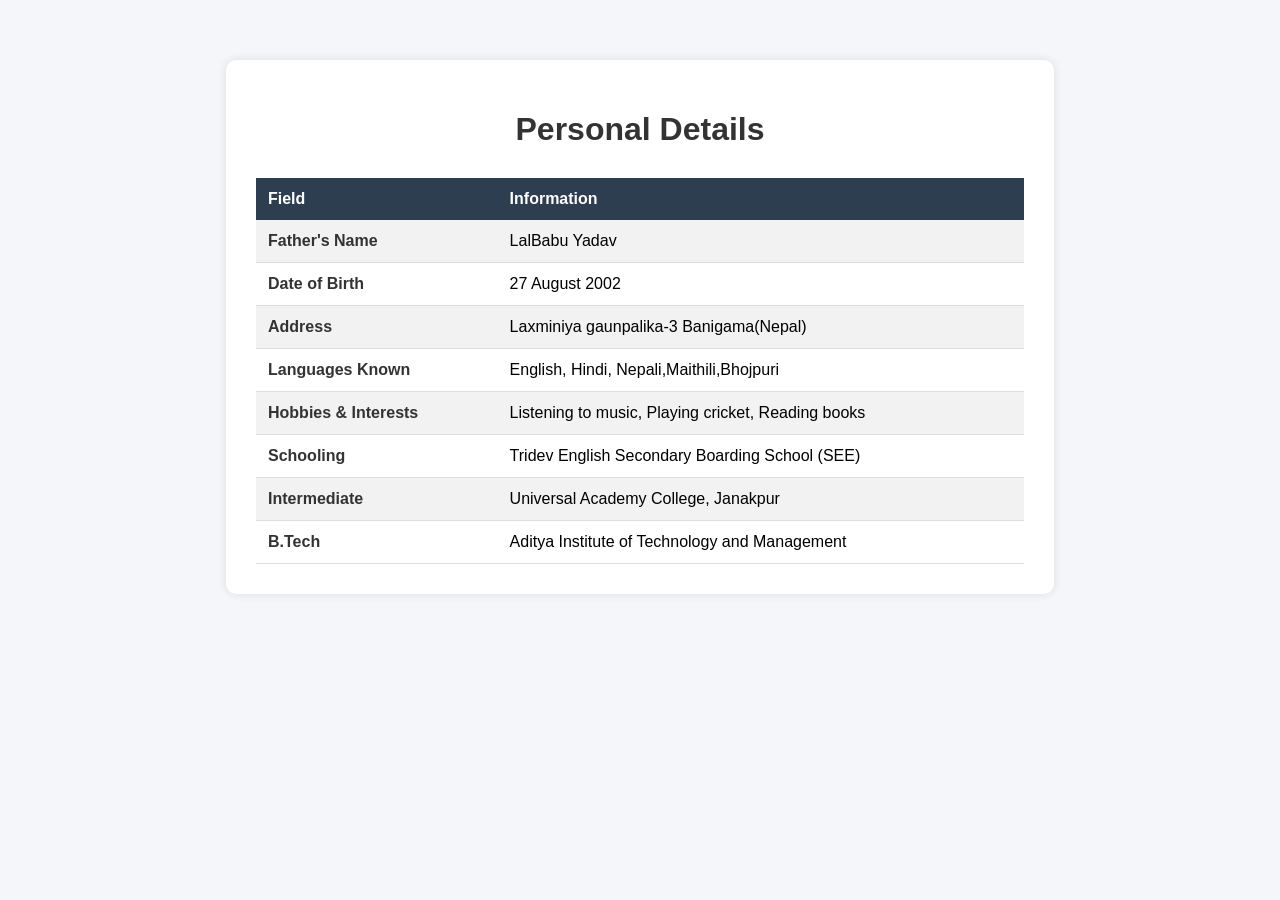
<file: personal.html>
<!DOCTYPE html>
<html lang="en">

<head>

<meta charset="UTF-8">
<meta name="viewport" content="width=device-width, initial-scale=1.0">

<title>Satrudhan Kumar Yadav | Personal Details</title>

<link rel="stylesheet" href="personal.css">

</head>

<body>

<div class="container">

<h1>Personal Details</h1>

<table>

<tr>
<th>Field</th>
<th>Information</th>
</tr>

<tr>
<td>Father's Name</td>
<td>LalBabu Yadav</td>
</tr>

<tr>
<td>Date of Birth</td>
<td>27 August 2002</td>
</tr>

<tr>
<td>Address</td>
<td>Laxminiya gaunpalika-3 Banigama(Nepal)</td>
</tr>

<tr>
<td>Languages Known</td>
<td>English, Hindi, Nepali,Maithili,Bhojpuri</td>
</tr>

<tr>
<td>Hobbies & Interests</td>
<td>Listening to music, Playing cricket, Reading books</td>
</tr>

<tr>
<td>Schooling</td>
<td>Tridev English Secondary Boarding School (SEE)</td>
</tr>

<tr>
<td>Intermediate</td>
<td>Universal Academy College, Janakpur</td>
</tr>

<tr>
<td>B.Tech</td>
<td>Aditya Institute of Technology and Management</td>
</tr>

</table>

</div>

</body>
</html>
</file>
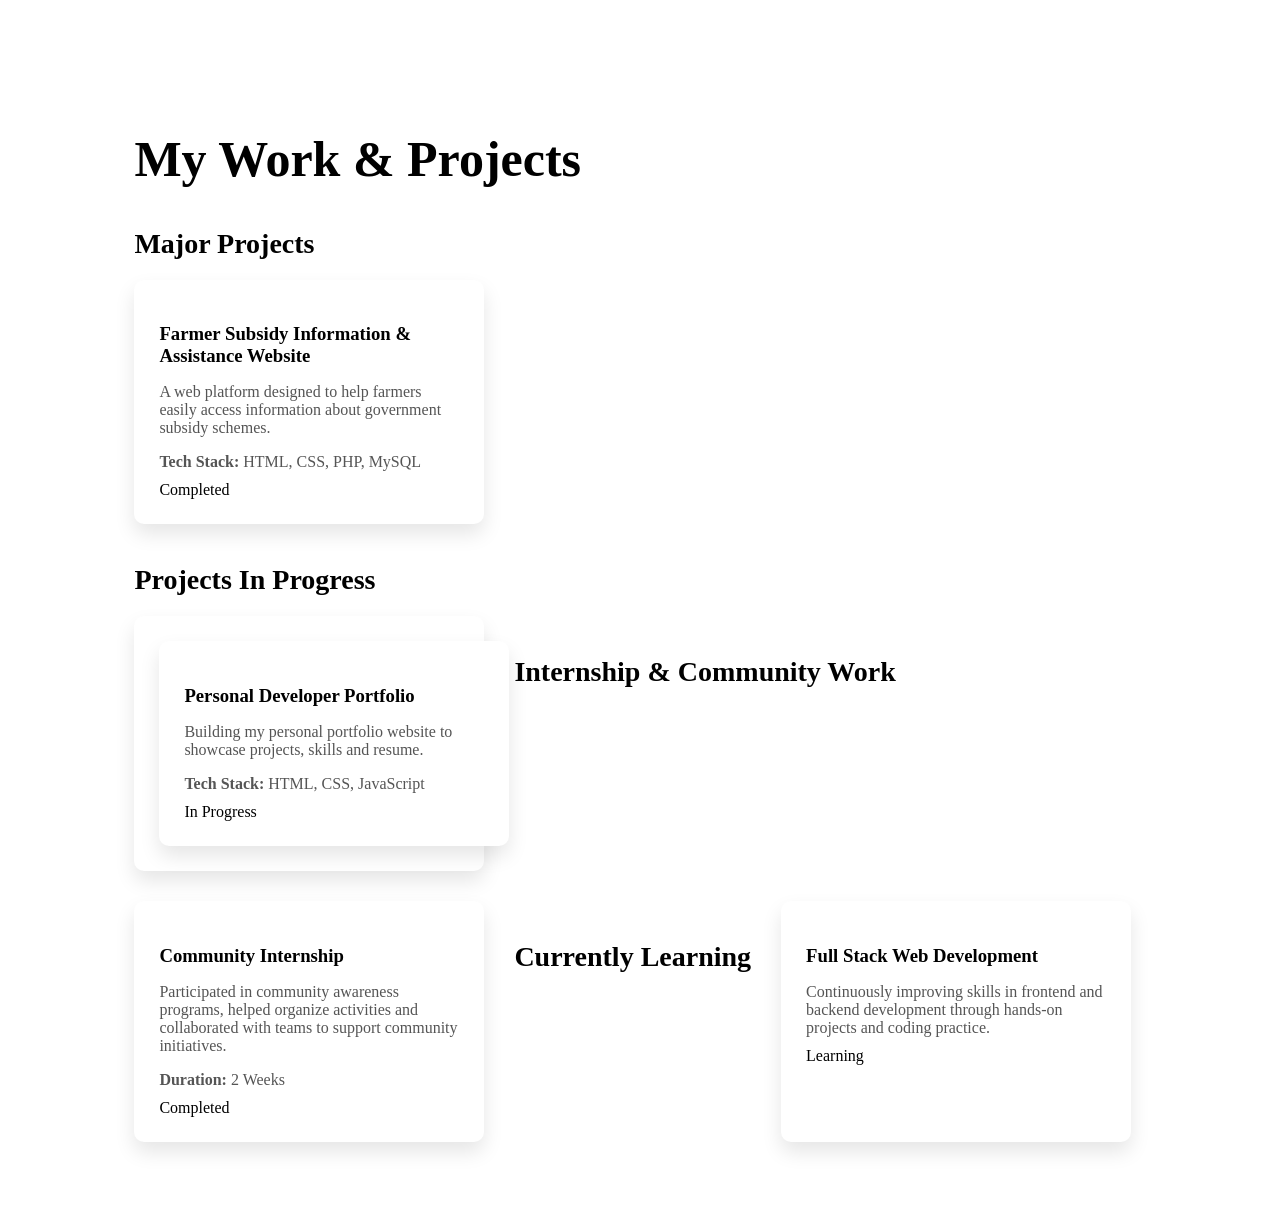
<file: projects.html>
<!DOCTYPE html>
<html lang="en">

<head>

<meta charset="UTF-8">
<meta name="viewport" content="width=device-width, initial-scale=1.0">

<title>Satrudhan Kumar Yadav | My Work</title>

<link rel="stylesheet" href="style1.css">

</head>

<body>

<section class="projects-page">

<h1>My Work & Projects</h1>


<!-- MAIN PROJECTS -->

<h2 class="section-title">Major Projects</h2>

<div class="projects-container">

<div class="project-card">

<h3>Farmer Subsidy Information & Assistance Website</h3>

<p>
A web platform designed to help farmers easily access information about
government subsidy schemes.
</p>

<p><b>Tech Stack:</b> HTML, CSS, PHP, MySQL</p>

<span class="status completed">Completed</span>

</div>

</div>


<!-- CURRENT PROJECTS -->

<h2 class="section-title">Projects In Progress</h2>

<div class="projects-container">

<div class="project-card">
<div class="project-card">

<h3>Personal Developer Portfolio</h3>

<p>
Building my personal portfolio website to showcase projects,
skills and resume.
</p>

<p><b>Tech Stack:</b> HTML, CSS, JavaScript</p>

<span class="status progress">In Progress</span>

</div>

</div>
<!-- INTERNSHIP -->

<h2 class="section-title">Internship & Community Work</h2>

<div class="projects-container">

<div class="project-card">

<h3>Community Internship</h3>

<p>
Participated in community awareness programs, helped organize activities
and collaborated with teams to support community initiatives.
</p>

<p><b>Duration:</b> 2 Weeks</p>

<span class="status completed">Completed</span>

</div>

</div>


<!-- LEARNING -->

<h2 class="section-title">Currently Learning</h2>

<div class="projects-container">

<div class="project-card">

<h3>Full Stack Web Development</h3>

<p>
Continuously improving skills in frontend and backend development
through hands-on projects and coding practice.
</p>

<span class="status progress">Learning</span>

</div>

</div>


</section>

</body>
</html>
</file>
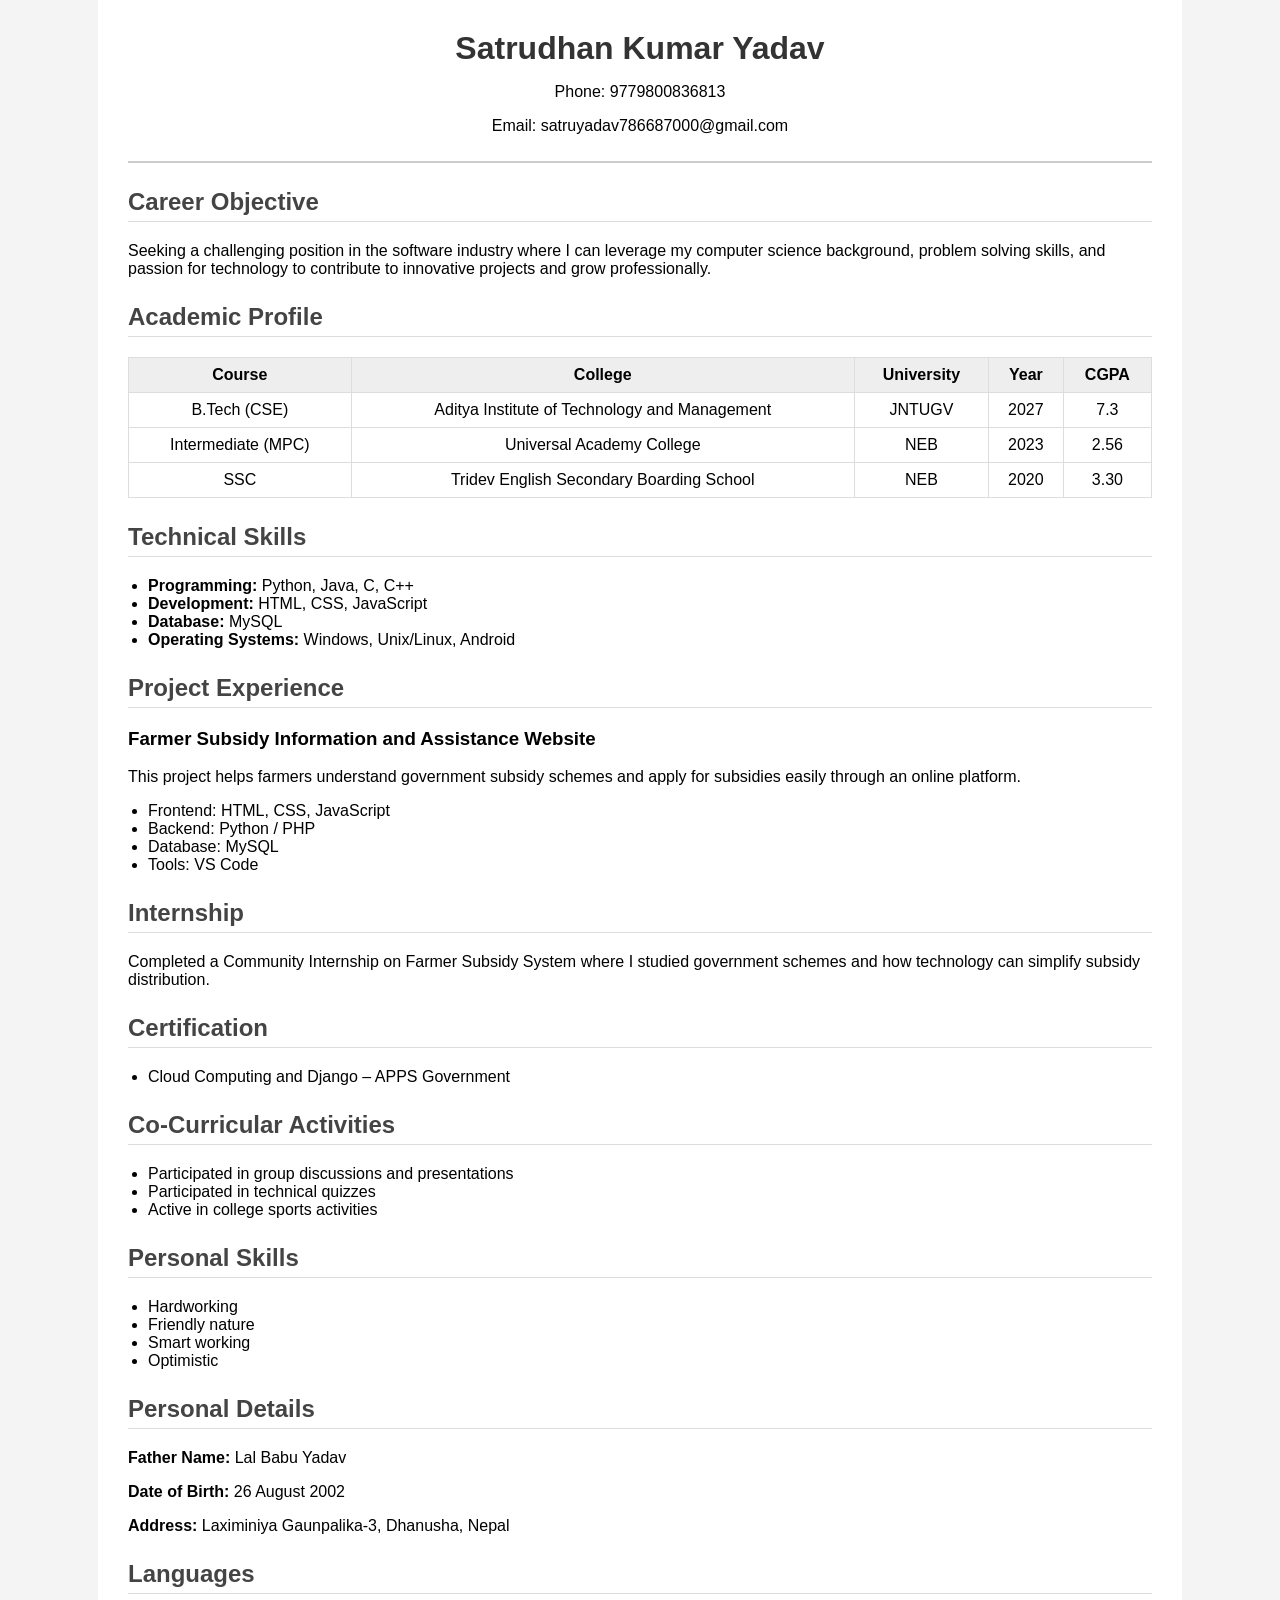
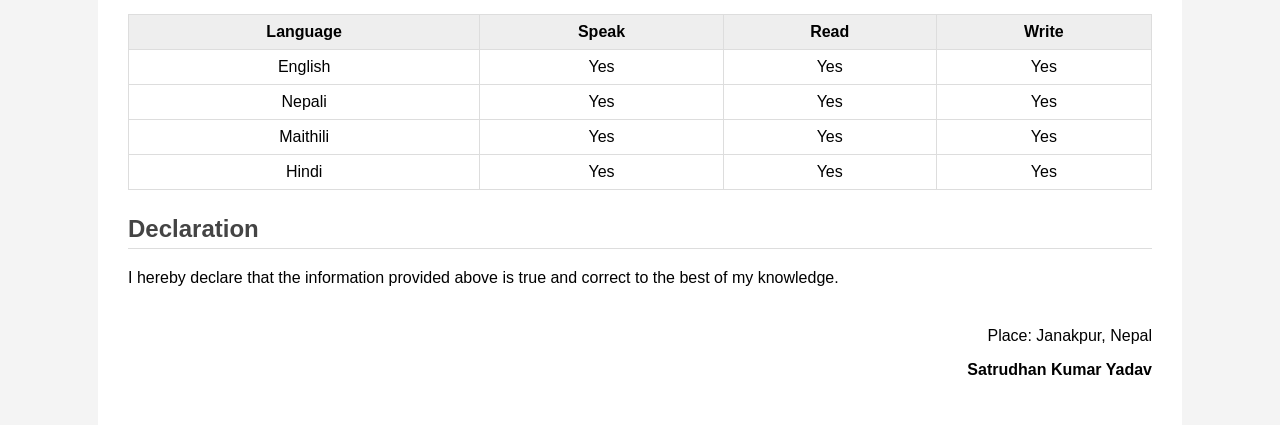
<file: resume.html>
<!DOCTYPE html>
<html lang="en">
<head>
<meta charset="UTF-8">
<meta name="viewport" content="width=device-width, initial-scale=1.0">

<title>Satrudhan Kumar Yadav Resume</title>

<link rel="stylesheet" href="resume.css">

</head>

<body>

<div class="container">

<header>
<h1>Satrudhan Kumar Yadav</h1>
<p>Phone: 9779800836813</p>
<p>Email: satruyadav786687000@gmail.com</p>
</header>


<section>
<h2>Career Objective</h2>
<p>
Seeking a challenging position in the software industry where I can leverage my
computer science background, problem solving skills, and passion for technology
to contribute to innovative projects and grow professionally.
</p>
</section>


<section>
<h2>Academic Profile</h2>

<table>
<tr>
<th>Course</th>
<th>College</th>
<th>University</th>
<th>Year</th>
<th>CGPA</th>
</tr>

<tr>
<td>B.Tech (CSE)</td>
<td>Aditya Institute of Technology and Management</td>
<td>JNTUGV</td>
<td>2027</td>
<td>7.3</td>
</tr>

<tr>
<td>Intermediate (MPC)</td>
<td>Universal Academy College</td>
<td>NEB</td>
<td>2023</td>
<td>2.56</td>
</tr>

<tr>
<td>SSC</td>
<td>Tridev English Secondary Boarding School</td>
<td>NEB</td>
<td>2020</td>
<td>3.30</td>
</tr>

</table>
</section>


<section>
<h2>Technical Skills</h2>

<ul>
<li><b>Programming:</b> Python, Java, C, C++</li>
<li><b>Development:</b> HTML, CSS, JavaScript</li>
<li><b>Database:</b> MySQL</li>
<li><b>Operating Systems:</b> Windows, Unix/Linux, Android</li>
</ul>

</section>


<section>
<h2>Project Experience</h2>

<h3>Farmer Subsidy Information and Assistance Website</h3>

<p>
This project helps farmers understand government subsidy schemes and apply
for subsidies easily through an online platform.
</p>

<ul>
<li>Frontend: HTML, CSS, JavaScript</li>
<li>Backend: Python / PHP</li>
<li>Database: MySQL</li>
<li>Tools: VS Code</li>
</ul>

</section>


<section>
<h2>Internship</h2>

<p>
Completed a Community Internship on Farmer Subsidy System where I studied
government schemes and how technology can simplify subsidy distribution.
</p>

</section>


<section>
<h2>Certification</h2>

<ul>
<li>Cloud Computing and Django – APPS Government</li>
</ul>

</section>


<section>
<h2>Co-Curricular Activities</h2>

<ul>
<li>Participated in group discussions and presentations</li>
<li>Participated in technical quizzes</li>
<li>Active in college sports activities</li>
</ul>

</section>


<section>
<h2>Personal Skills</h2>

<ul>
<li>Hardworking</li>
<li>Friendly nature</li>
<li>Smart working</li>
<li>Optimistic</li>
</ul>

</section>


<section>
<h2>Personal Details</h2>

<p><b>Father Name:</b> Lal Babu Yadav</p>
<p><b>Date of Birth:</b> 26 August 2002</p>
<p><b>Address:</b> Laximiniya Gaunpalika-3, Dhanusha, Nepal</p>

</section>


<section>
<h2>Languages</h2>

<table>

<tr>
<th>Language</th>
<th>Speak</th>
<th>Read</th>
<th>Write</th>
</tr>

<tr>
<td>English</td>
<td>Yes</td>
<td>Yes</td>
<td>Yes</td>
</tr>

<tr>
<td>Nepali</td>
<td>Yes</td>
<td>Yes</td>
<td>Yes</td>
</tr>

<tr>
<td>Maithili</td>
<td>Yes</td>
<td>Yes</td>
<td>Yes</td>
</tr>

<tr>
<td>Hindi</td>
<td>Yes</td>
<td>Yes</td>
<td>Yes</td>
</tr>

</table>

</section>


<section>
<h2>Declaration</h2>

<p>
I hereby declare that the information provided above is true and correct
to the best of my knowledge.
</p>

</section>


<footer>
<p>Place: Janakpur, Nepal</p>
<p><b>Satrudhan Kumar Yadav</b></p>
</footer>

</div>

</body>
</html>
</file>
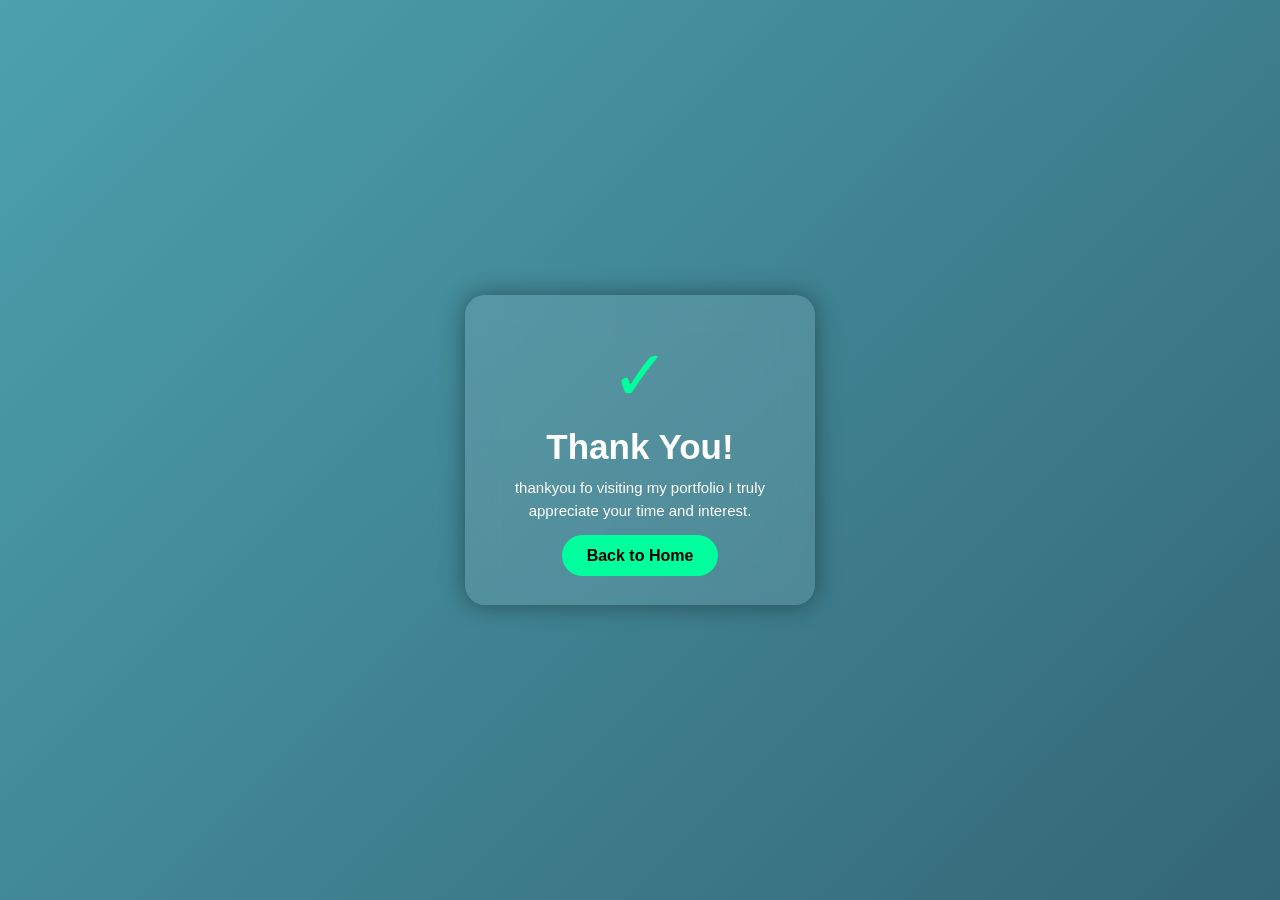
<file: thankyou.html>
<!DOCTYPE html>
<html lang="en">
<head>
<meta charset="UTF-8">
<title>Thank You</title>
<link rel="stylesheet" href="thanks.css">
</head>

<body>

<div class="background-animation"></div>

<div class="container">

    <div class="card">

        <div class="checkmark">✓</div>

        <h1>Thank You!</h1>

        <p>
        thankyou fo visiting my portfolio  
        I truly appreciate your time and interest.
        </p>

        <a href="index.html" class="btn">Back to Home</a>

    </div>

</div>

</body>
</html>
</file>
<file: personal.css>
/* Page Background */
body{
    font-family: Arial, sans-serif;
    background-color: #f4f6f9;
    margin: 0;
    padding: 0;
}

/* Main Container */
.container{
    width: 60%;
    margin: 60px auto;
    background: white;
    padding: 30px;
    border-radius: 10px;
    box-shadow: 0px 0px 10px rgba(0,0,0,0.1);
}

/* Heading Style */
h1{
    text-align: center;
    color: #333;
    margin-bottom: 30px;
}

/* Table Styling */
table{
    width: 100%;
    border-collapse: collapse;
}

/* Table Header */
th{
    background-color: #2c3e50;
    color: white;
    padding: 12px;
    text-align: left;
}

/* Table Cells */
td{
    padding: 12px;
    border-bottom: 1px solid #ddd;
}

/* Alternate Row Color */
tr:nth-child(even){
    background-color: #f2f2f2;
}

/* Hover Effect */
tr:hover{
    background-color: #e6f2ff;
}

/* Field Column Bold */
td:first-child{
    font-weight: bold;
    color: #333;
}
</file>
<file: style1.css>
.projects-page{
padding:80px 10%;
}

.projects-page h1{
font-size:50px;
margin-bottom:40px;
}

.section-title{
margin-top:40px;
margin-bottom:20px;
font-size:28px;
}

.projects-container{
display:flex;
flex-wrap:wrap;
gap:30px;
}

.project-card{
background:#ffffff;
padding:25px;
width:300px;
border-radius:10px;
box-shadow:0 10px 20px rgba(0,0,0,0.1);
transition:0.3s;
}

.project-card:hover{
transform:translateY(-8px);
}

.project-card h3{
margin-bottom:10px;
}

.project-card p{
color:#555;
margin-bottom:10px;
}
</file>
<file: resume.css>
body{
font-family: Arial, sans-serif;
background:#f4f4f4;
margin:0;
padding:0;
}

.container{
width:80%;
margin:auto;
background:white;
padding:30px;
}

header{
text-align:center;
border-bottom:2px solid #ccc;
padding-bottom:10px;
}

h1{
margin:0;
color:#333;
}

h2{
color:#444;
border-bottom:1px solid #ddd;
padding-bottom:5px;
margin-top:25px;
}

section{
margin-top:20px;
}

ul{
padding-left:20px;
}

table{
width:100%;
border-collapse:collapse;
margin-top:10px;
}

table, th, td{
border:1px solid #ddd;
}

th{
background:#eee;
}

th, td{
padding:8px;
text-align:center;
}

footer{
margin-top:40px;
text-align:right;
}
</file>
<file: thanks.css>
*{
margin:0;
padding:0;
box-sizing:border-box;
font-family:Arial, Helvetica, sans-serif;
}

body{
height:100vh;
display:flex;
justify-content:center;
align-items:center;
background:linear-gradient(-45deg,#0f2027,#203a43,#2c5364,#4ca1af);
background-size:400% 400%;
animation:gradientMove 10s infinite alternate;
overflow:hidden;
}

@keyframes gradientMove{
0%{background-position:0% 50%;}
100%{background-position:100% 50%;}
}

.container{
text-align:center;
}

.card{
background:rgba(255,255,255,0.1);
backdrop-filter:blur(15px);
padding:40px;
border-radius:20px;
color:white;
width:350px;
box-shadow:0 0 25px rgba(0,0,0,0.4);
animation:fadeIn 1.5s ease;
}

@keyframes fadeIn{
from{
opacity:0;
transform:translateY(40px);
}
to{
opacity:1;
transform:translateY(0);
}
}

.checkmark{
font-size:70px;
color:#00ff9d;
margin-bottom:10px;
animation:pop 0.7s ease;
}

@keyframes pop{
0%{transform:scale(0);}
80%{transform:scale(1.2);}
100%{transform:scale(1);}
}

h1{
font-size:35px;
margin-bottom:10px;
}

p{
font-size:15px;
margin-bottom:25px;
line-height:1.5;
}

.btn{
text-decoration:none;
padding:12px 25px;
background:#00ff9d;
color:black;
border-radius:30px;
font-weight:bold;
transition:0.3s;
}

.btn:hover{
background:white;
transform:scale(1.1);
}
</file>
